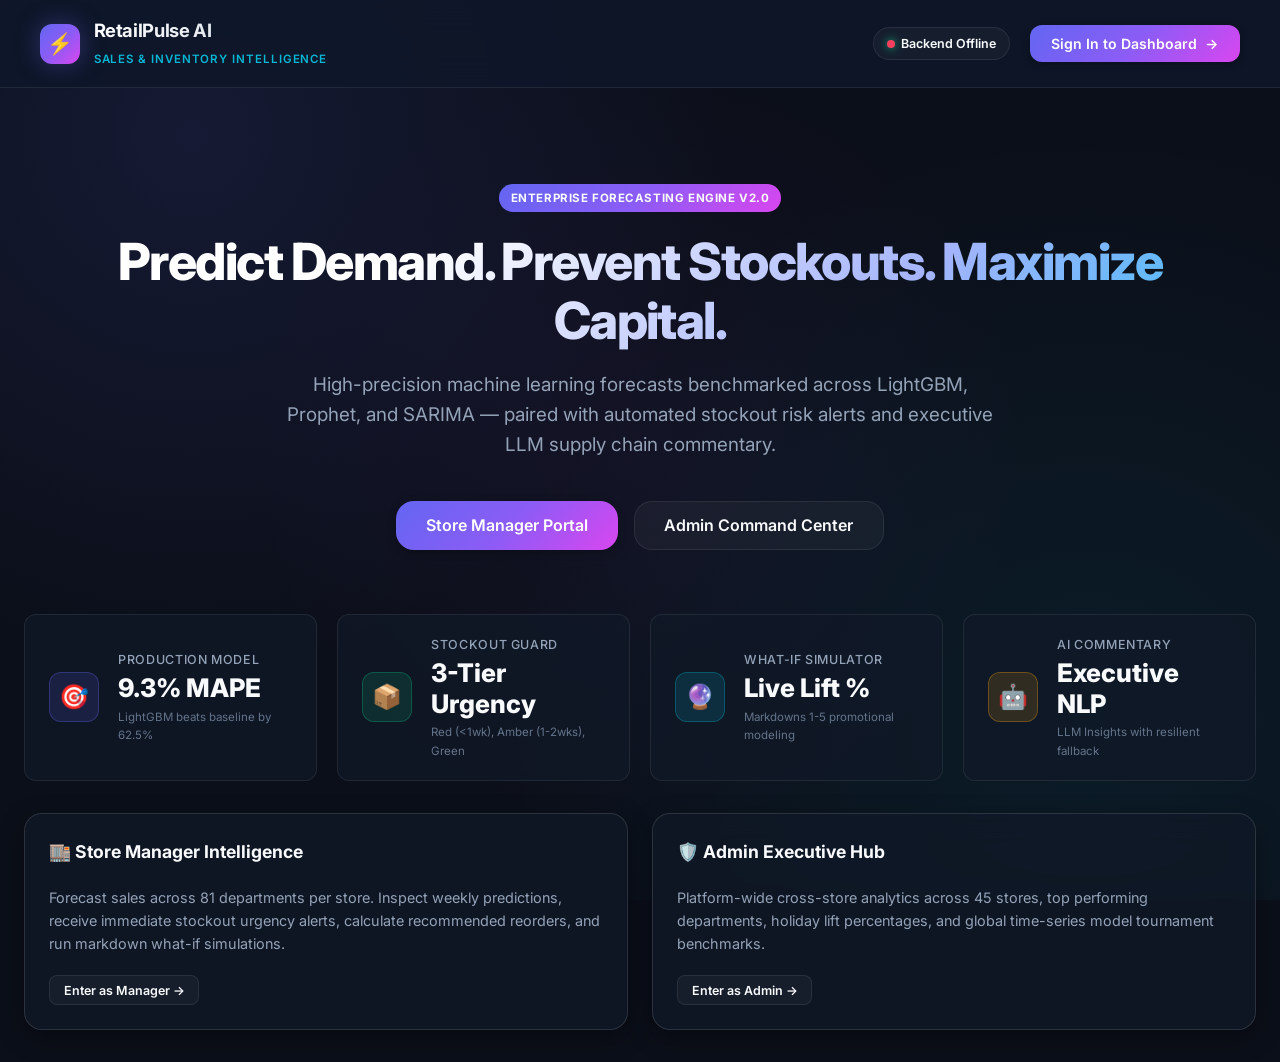
<file: frontend/index.html>
<!DOCTYPE html>
<html lang="en">
<head>
  <meta charset="UTF-8">
  <meta name="viewport" content="width=device-width, initial-scale=1.0">
  <title>Retail Pulse | AI Sales Forecasting & Inventory Intelligence</title>
  <link rel="stylesheet" href="style.css">
  <link rel="icon" href="data:image/svg+xml,<svg xmlns=%22http://www.w3.org/2000/svg%22 viewBox=%220%22><text y=%2226%22 font-size=%2226%22>📈</text></svg>">
</head>
<body>

  <!-- Navigation Bar -->
  <header class="navbar">
    <a href="index.html" class="nav-brand">
      <div class="brand-icon">⚡</div>
      <div class="brand-text">
        <h1>RetailPulse AI</h1>
        <span>Sales & Inventory Intelligence</span>
      </div>
    </a>
    <div class="nav-actions">
      <div class="nav-badge" id="apiStatusBadge">
        <span class="status-dot"></span>
        <span id="apiStatusText">API Connected (Localhost:8000)</span>
      </div>
      <button class="btn btn-primary" id="openLoginBtn" onclick="openLoginModal()">
        <span>Sign In to Dashboard</span> →
      </button>
    </div>
  </header>

  <main class="container">
    <!-- Hero Section -->
    <section class="hero-section">
      <div class="ai-badge" style="margin-bottom: 1.25rem;">Enterprise Forecasting Engine v2.0</div>
      <h1 class="hero-title">Predict Demand. Prevent Stockouts. Maximize Capital.</h1>
      <p class="hero-subtitle">
        High-precision machine learning forecasts benchmarked across LightGBM, Prophet, and SARIMA — paired with automated stockout risk alerts and executive LLM supply chain commentary.
      </p>
      <div style="display: flex; gap: 1rem; justify-content: center;">
        <button class="btn btn-primary btn-lg" onclick="openLoginModal('manager')">Store Manager Portal</button>
        <button class="btn btn-secondary btn-lg" onclick="openLoginModal('admin')">Admin Command Center</button>
      </div>
    </section>

    <!-- Platform Highlights Grid -->
    <section class="kpi-grid" style="margin-top: 1rem;">
      <div class="kpi-card">
        <div class="kpi-icon indigo">🎯</div>
        <div class="kpi-content">
          <div class="kpi-label">Production Model</div>
          <div class="kpi-value">9.3% MAPE</div>
          <div class="kpi-subtext">LightGBM beats baseline by 62.5%</div>
        </div>
      </div>
      <div class="kpi-card">
        <div class="kpi-icon emerald">📦</div>
        <div class="kpi-content">
          <div class="kpi-label">Stockout Guard</div>
          <div class="kpi-value">3-Tier Urgency</div>
          <div class="kpi-subtext">Red (&lt;1wk), Amber (1-2wks), Green</div>
        </div>
      </div>
      <div class="kpi-card">
        <div class="kpi-icon cyan">🔮</div>
        <div class="kpi-content">
          <div class="kpi-label">What-If Simulator</div>
          <div class="kpi-value">Live Lift %</div>
          <div class="kpi-subtext">Markdowns 1-5 promotional modeling</div>
        </div>
      </div>
      <div class="kpi-card">
        <div class="kpi-icon amber">🤖</div>
        <div class="kpi-content">
          <div class="kpi-label">AI Commentary</div>
          <div class="kpi-value">Executive NLP</div>
          <div class="kpi-subtext">LLM Insights with resilient fallback</div>
        </div>
      </div>
    </section>

    <!-- Architecture & Features Showcase -->
    <div style="display: grid; grid-template-columns: repeat(auto-fit, minmax(320px, 1fr)); gap: 1.5rem; margin-top: 1.5rem;">
      <div class="card">
        <div class="card-header">
          <div class="card-title">🏬 Store Manager Intelligence</div>
        </div>
        <p style="color: var(--text-secondary); font-size: 0.9rem; margin-bottom: 1.25rem;">
          Forecast sales across 81 departments per store. Inspect weekly predictions, receive immediate stockout urgency alerts, calculate recommended reorders, and run markdown what-if simulations.
        </p>
        <button class="btn btn-secondary btn-sm" onclick="openLoginModal('manager')">Enter as Manager →</button>
      </div>

      <div class="card">
        <div class="card-header">
          <div class="card-title">🛡️ Admin Executive Hub</div>
        </div>
        <p style="color: var(--text-secondary); font-size: 0.9rem; margin-bottom: 1.25rem;">
          Platform-wide cross-store analytics across 45 stores, top performing departments, holiday lift percentages, and global time-series model tournament benchmarks.
        </p>
        <button class="btn btn-secondary btn-sm" onclick="openLoginModal('admin')">Enter as Admin →</button>
      </div>
    </div>
  </main>

  <!-- Login Modal -->
  <div class="modal-backdrop" id="loginModal">
    <div class="modal-box">
      <div style="display: flex; justify-content: space-between; align-items: center; margin-bottom: 1.25rem;">
        <h3 style="font-size: 1.2rem; font-weight: 700; color: #fff;">Sign In to RetailPulse</h3>
        <button onclick="closeLoginModal()" style="background: none; border: none; color: var(--text-muted); font-size: 1.4rem; cursor: pointer;">&times;</button>
      </div>

      <div class="modal-tabs">
        <button class="modal-tab-btn active" id="tabManager" onclick="selectRoleTab('manager')">Store Manager</button>
        <button class="modal-tab-btn" id="tabAdmin" onclick="selectRoleTab('admin')">System Admin</button>
      </div>

      <form id="loginForm" onsubmit="handleLogin(event)">
        <div class="form-group" style="margin-bottom: 1rem;">
          <label class="form-label">Username</label>
          <input type="text" id="usernameInput" class="form-control" placeholder="Enter username" required value="manager1">
        </div>
        <div class="form-group" style="margin-bottom: 1.25rem;">
          <label class="form-label">Password</label>
          <input type="password" id="passwordInput" class="form-control" placeholder="Enter password" required value="manager123">
        </div>

        <button type="submit" class="btn btn-primary" id="loginSubmitBtn" style="width: 100%; padding: 0.75rem;">
          Sign In
        </button>
      </form>

      <div style="margin-top: 1.25rem; border-top: 1px solid var(--border-subtle); padding-top: 1rem;">
        <span style="font-size: 0.75rem; color: var(--text-secondary); text-transform: uppercase; font-weight: 600;">⚡ 1-Click Demo Logins:</span>
        <div class="quick-fill-group">
          <button type="button" class="quick-fill-btn" onclick="fillCredentials('manager1', 'manager123', 'manager')">Manager (Store 4)</button>
          <button type="button" class="quick-fill-btn" onclick="fillCredentials('admin', 'admin123', 'admin')">Admin (Root)</button>
        </div>
      </div>
    </div>
  </div>

  <!-- Toast Notifications Container -->
  <div class="toast-container" id="toastContainer"></div>

  <script>
    const API_BASE = 'https://retail-forecast-api-ka0z.onrender.com';
    let currentTabRole = 'manager';

    function showToast(message, type = 'info') {
      const container = document.getElementById('toastContainer');
      const toast = document.createElement('div');
      toast.className = `toast ${type}`;
      toast.innerHTML = `<span>${type === 'error' ? '⚠️' : type === 'success' ? '✅' : 'ℹ️'}</span> <div>${message}</div>`;
      container.appendChild(toast);
      setTimeout(() => {
        toast.style.opacity = '0';
        setTimeout(() => toast.remove(), 300);
      }, 3500);
    }

    function openLoginModal(role = 'manager') {
      selectRoleTab(role);
      document.getElementById('loginModal').classList.add('active');
    }

    function closeLoginModal() {
      document.getElementById('loginModal').classList.remove('active');
    }

    function selectRoleTab(role) {
      currentTabRole = role;
      document.getElementById('tabManager').classList.toggle('active', role === 'manager');
      document.getElementById('tabAdmin').classList.toggle('active', role === 'admin');
      if (role === 'admin') {
        document.getElementById('usernameInput').value = 'admin';
        document.getElementById('passwordInput').value = 'admin123';
      } else {
        document.getElementById('usernameInput').value = 'manager1';
        document.getElementById('passwordInput').value = 'manager123';
      }
    }

    function fillCredentials(user, pass, role) {
      document.getElementById('usernameInput').value = user;
      document.getElementById('passwordInput').value = pass;
      selectRoleTab(role);
    }

    async function handleLogin(e) {
      e.preventDefault();
      const submitBtn = document.getElementById('loginSubmitBtn');
      submitBtn.disabled = true;
      submitBtn.innerText = 'Authenticating...';

      const username = document.getElementById('usernameInput').value.trim();
      const password = document.getElementById('passwordInput').value.trim();

      try {
        const response = await fetch(`${API_BASE}/auth/login`, {
          method: 'POST',
          headers: { 'Content-Type': 'application/json' },
          body: JSON.stringify({ username, password })
        });

        const data = await response.json();
        if (!response.ok || data.error) {
          throw new Error(data.message || (data.detail && data.detail.message) || 'Invalid credentials');
        }

        // Store tokens, role, and assigned store
        localStorage.setItem('access_token', data.access_token);
        localStorage.setItem('user_role', data.role);
        localStorage.setItem('username', username);
        localStorage.setItem('assigned_store', data.assigned_store || '');

        showToast(`Welcome back, ${username}! Redirecting...`, 'success');
        setTimeout(() => {
          if (data.role === 'admin') {
            window.location.href = 'admin.html';
          } else {
            window.location.href = 'manager.html';
          }
        }, 800);

      } catch (err) {
        showToast(err.message, 'error');
      } finally {
        submitBtn.disabled = false;
        submitBtn.innerText = 'Sign In';
      }
    }

    // Health check on load
    async function checkHealth() {
      try {
        const res = await fetch(`${API_BASE}/`);
        if (res.ok) {
          document.getElementById('apiStatusBadge').style.borderColor = 'rgba(16, 185, 129, 0.4)';
          document.getElementById('apiStatusText').innerText = 'API Online (Localhost:8000)';
        }
      } catch (e) {
        document.getElementById('apiStatusText').innerText = 'Backend Offline';
        document.getElementById('apiStatusBadge').querySelector('.status-dot').style.backgroundColor = 'var(--accent-rose)';
      }
    }

    // Check existing session
    window.addEventListener('DOMContentLoaded', () => {
      checkHealth();
      const token = localStorage.getItem('access_token');
      const role = localStorage.getItem('user_role');
      if (token && role) {
        document.getElementById('openLoginBtn').innerHTML = `<span>Go to Dashboard (${role})</span> →`;
        document.getElementById('openLoginBtn').onclick = () => {
          window.location.href = role === 'admin' ? 'admin.html' : 'manager.html';
        };
      }
    });
  </script>
</body>
</html>
</file>
<file: frontend/style.css>
/* ==========================================================================
   Retail Sales Forecasting & Inventory Intelligence Platform Design System
   Modern Glassmorphic Dark-Mode UI Theme with Vibrant Accent Highlights
   ========================================================================== */

@import url('https://fonts.googleapis.com/css2?family=Inter:wght@300;400;500;600;700;800&family=JetBrains+Mono:wght@400;500;600&display=swap');

:root {
  --bg-primary: #0b0f19;
  --bg-secondary: #111827;
  --bg-card: rgba(17, 24, 39, 0.75);
  --bg-card-hover: rgba(31, 41, 55, 0.85);
  --bg-glass: rgba(255, 255, 255, 0.04);
  --bg-glass-heavy: rgba(15, 23, 42, 0.85);

  --border-subtle: rgba(255, 255, 255, 0.08);
  --border-focus: rgba(99, 102, 241, 0.6);
  --border-card: rgba(255, 255, 255, 0.12);

  --text-primary: #f8fafc;
  --text-secondary: #94a3b8;
  --text-muted: #64748b;

  --accent-primary: #6366f1;
  --accent-primary-hover: #4f46e5;
  --accent-cyan: #06b6d4;
  --accent-emerald: #10b981;
  --accent-amber: #f59e0b;
  --accent-rose: #f43f5e;
  --accent-purple: #a855f7;

  --gradient-primary: linear-gradient(135deg, #6366f1 0%, #8b5cf6 50%, #d946ef 100%);
  --gradient-cyan: linear-gradient(135deg, #06b6d4 0%, #3b82f6 100%);
  --gradient-emerald: linear-gradient(135deg, #10b981 0%, #059669 100%);
  --gradient-amber: linear-gradient(135deg, #f59e0b 0%, #d97706 100%);
  --gradient-rose: linear-gradient(135deg, #f43f5e 0%, #e11d48 100%);
  --gradient-dark: linear-gradient(180deg, rgba(15, 23, 42, 0.6) 0%, rgba(11, 15, 25, 0.9) 100%);

  --shadow-sm: 0 2px 8px rgba(0, 0, 0, 0.25);
  --shadow-md: 0 8px 24px rgba(0, 0, 0, 0.35);
  --shadow-lg: 0 16px 40px rgba(0, 0, 0, 0.45);
  --shadow-glow-indigo: 0 0 25px rgba(99, 102, 241, 0.35);
  --shadow-glow-cyan: 0 0 25px rgba(6, 182, 212, 0.35);
  --shadow-glow-emerald: 0 0 25px rgba(16, 185, 129, 0.35);
  --shadow-glow-rose: 0 0 25px rgba(244, 63, 94, 0.35);

  --radius-sm: 8px;
  --radius-md: 12px;
  --radius-lg: 18px;
  --radius-xl: 24px;
  --radius-pill: 9999px;

  --transition: all 0.25s cubic-bezier(0.4, 0, 0.2, 1);
  --transition-bounce: all 0.4s cubic-bezier(0.175, 0.885, 0.32, 1.275);
}

* {
  margin: 0;
  padding: 0;
  box-sizing: border-box;
  font-family: 'Inter', -apple-system, BlinkMacSystemFont, 'Segoe UI', Roboto, sans-serif;
}

body {
  background-color: var(--bg-primary);
  background-image: 
    radial-gradient(circle at 15% 15%, rgba(99, 102, 241, 0.12) 0%, transparent 40%),
    radial-gradient(circle at 85% 80%, rgba(6, 182, 212, 0.08) 0%, transparent 45%),
    radial-gradient(circle at 50% 50%, rgba(168, 85, 247, 0.05) 0%, transparent 50%);
  background-attachment: fixed;
  color: var(--text-primary);
  min-height: 100vh;
  line-height: 1.6;
  overflow-x: hidden;
}

code, pre, .font-mono {
  font-family: 'JetBrains Mono', monospace;
}

/* ==========================================================================
   Navigation Bar
   ========================================================================== */
.navbar {
  display: flex;
  justify-content: space-between;
  align-items: center;
  padding: 1rem 2.5rem;
  background: var(--bg-glass-heavy);
  backdrop-filter: blur(16px);
  -webkit-backdrop-filter: blur(16px);
  border-bottom: 1px solid var(--border-subtle);
  position: sticky;
  top: 0;
  z-index: 100;
  transition: var(--transition);
}

.nav-brand {
  display: flex;
  align-items: center;
  gap: 0.85rem;
  text-decoration: none;
  color: var(--text-primary);
}

.brand-icon {
  width: 40px;
  height: 40px;
  background: var(--gradient-primary);
  border-radius: var(--radius-md);
  display: flex;
  align-items: center;
  justify-content: center;
  font-size: 1.3rem;
  box-shadow: var(--shadow-glow-indigo);
}

.brand-text h1 {
  font-size: 1.15rem;
  font-weight: 700;
  letter-spacing: -0.02em;
  background: linear-gradient(135deg, #ffffff 0%, #cbd5e1 100%);
  -webkit-background-clip: text;
  -webkit-text-fill-color: transparent;
}

.brand-text span {
  font-size: 0.72rem;
  color: var(--accent-cyan);
  font-weight: 600;
  text-transform: uppercase;
  letter-spacing: 0.08em;
}

.nav-actions {
  display: flex;
  align-items: center;
  gap: 1.25rem;
}

.nav-badge {
  display: inline-flex;
  align-items: center;
  gap: 0.4rem;
  padding: 0.35rem 0.8rem;
  border-radius: var(--radius-pill);
  font-size: 0.78rem;
  font-weight: 600;
  background: var(--bg-glass);
  border: 1px solid var(--border-subtle);
}

.status-dot {
  width: 8px;
  height: 8px;
  border-radius: 50%;
  background-color: var(--accent-emerald);
  box-shadow: 0 0 8px var(--accent-emerald);
  animation: pulse-dot 2s infinite;
}

@keyframes pulse-dot {
  0% { opacity: 1; transform: scale(1); }
  50% { opacity: 0.4; transform: scale(0.85); }
  100% { opacity: 1; transform: scale(1); }
}

/* ==========================================================================
   Buttons & Interactive Elements
   ========================================================================== */
.btn {
  display: inline-flex;
  align-items: center;
  justify-content: center;
  gap: 0.5rem;
  padding: 0.65rem 1.35rem;
  font-size: 0.88rem;
  font-weight: 600;
  border-radius: var(--radius-md);
  border: none;
  cursor: pointer;
  transition: var(--transition);
  text-decoration: none;
  outline: none;
}

.btn-primary {
  background: var(--gradient-primary);
  color: #ffffff;
  box-shadow: var(--shadow-sm);
}

.btn-primary:hover {
  box-shadow: var(--shadow-glow-indigo);
  transform: translateY(-2px);
}

.btn-cyan {
  background: var(--gradient-cyan);
  color: #ffffff;
  box-shadow: var(--shadow-sm);
}

.btn-cyan:hover {
  box-shadow: var(--shadow-glow-cyan);
  transform: translateY(-2px);
}

.btn-secondary {
  background: var(--bg-glass);
  color: var(--text-primary);
  border: 1px solid var(--border-subtle);
}

.btn-secondary:hover {
  background: rgba(255, 255, 255, 0.08);
  border-color: var(--border-card);
  transform: translateY(-2px);
}

.btn-danger {
  background: var(--gradient-rose);
  color: #ffffff;
}

.btn-danger:hover {
  box-shadow: var(--shadow-glow-rose);
  transform: translateY(-2px);
}

.btn-sm {
  padding: 0.4rem 0.85rem;
  font-size: 0.78rem;
  border-radius: var(--radius-sm);
}

.btn-lg {
  padding: 0.85rem 1.85rem;
  font-size: 1rem;
  border-radius: var(--radius-lg);
}

/* ==========================================================================
   Layout & Container
   ========================================================================== */
.container {
  max-width: 1360px;
  margin: 0 auto;
  padding: 2rem 1.5rem;
}

.hero-section {
  text-align: center;
  padding: 4rem 1rem 3rem;
  position: relative;
}

.hero-title {
  font-size: 3.2rem;
  font-weight: 800;
  line-height: 1.15;
  letter-spacing: -0.03em;
  margin-bottom: 1.25rem;
  background: linear-gradient(135deg, #ffffff 30%, #a5b4fc 70%, #38bdf8 100%);
  -webkit-background-clip: text;
  -webkit-text-fill-color: transparent;
}

.hero-subtitle {
  font-size: 1.18rem;
  color: var(--text-secondary);
  max-width: 720px;
  margin: 0 auto 2.5rem;
}

/* ==========================================================================
   Cards & Glassmorphism Panels
   ========================================================================== */
.card {
  background: var(--bg-card);
  backdrop-filter: blur(14px);
  -webkit-backdrop-filter: blur(14px);
  border: 1px solid var(--border-card);
  border-radius: var(--radius-lg);
  padding: 1.5rem;
  box-shadow: var(--shadow-md);
  transition: var(--transition);
  position: relative;
  overflow: hidden;
}

.card:hover {
  border-color: rgba(99, 102, 241, 0.4);
  box-shadow: var(--shadow-lg);
}

.card-header {
  display: flex;
  justify-content: space-between;
  align-items: center;
  margin-bottom: 1.25rem;
}

.card-title {
  font-size: 1.1rem;
  font-weight: 700;
  display: flex;
  align-items: center;
  gap: 0.6rem;
  color: var(--text-primary);
}

.card-subtitle {
  font-size: 0.8rem;
  color: var(--text-secondary);
  margin-top: 0.2rem;
}

/* ==========================================================================
   KPI Grid & Metric Cards
   ========================================================================== */
.kpi-grid {
  display: grid;
  grid-template-columns: repeat(auto-fit, minmax(240px, 1fr));
  gap: 1.25rem;
  margin-bottom: 2rem;
}

.kpi-card {
  background: var(--bg-card);
  border: 1px solid var(--border-subtle);
  border-radius: var(--radius-md);
  padding: 1.25rem 1.5rem;
  display: flex;
  align-items: center;
  gap: 1.2rem;
  transition: var(--transition);
}

.kpi-card:hover {
  transform: translateY(-3px);
  border-color: var(--border-focus);
}

.kpi-icon {
  width: 50px;
  height: 50px;
  border-radius: var(--radius-md);
  display: flex;
  align-items: center;
  justify-content: center;
  font-size: 1.5rem;
  flex-shrink: 0;
}

.kpi-icon.indigo { background: rgba(99, 102, 241, 0.15); color: #818cf8; border: 1px solid rgba(99, 102, 241, 0.3); }
.kpi-icon.cyan { background: rgba(6, 182, 212, 0.15); color: #38bdf8; border: 1px solid rgba(6, 182, 212, 0.3); }
.kpi-icon.emerald { background: rgba(16, 185, 129, 0.15); color: #34d399; border: 1px solid rgba(16, 185, 129, 0.3); }
.kpi-icon.amber { background: rgba(245, 158, 11, 0.15); color: #fbbf24; border: 1px solid rgba(245, 158, 11, 0.3); }
.kpi-icon.rose { background: rgba(244, 63, 94, 0.15); color: #fb7185; border: 1px solid rgba(244, 63, 94, 0.3); }

.kpi-content {
  flex-grow: 1;
}

.kpi-label {
  font-size: 0.78rem;
  color: var(--text-secondary);
  font-weight: 500;
  text-transform: uppercase;
  letter-spacing: 0.05em;
}

.kpi-value {
  font-size: 1.6rem;
  font-weight: 800;
  color: var(--text-primary);
  line-height: 1.2;
  margin-top: 0.2rem;
}

.kpi-subtext {
  font-size: 0.72rem;
  color: var(--text-muted);
  margin-top: 0.25rem;
}

/* ==========================================================================
   Executive Commentary Card
   ========================================================================== */
.commentary-card {
  background: linear-gradient(135deg, rgba(30, 27, 75, 0.8) 0%, rgba(15, 23, 42, 0.9) 100%);
  border: 1px solid rgba(99, 102, 241, 0.4);
  border-radius: var(--radius-lg);
  padding: 1.75rem;
  margin-bottom: 2rem;
  box-shadow: var(--shadow-glow-indigo);
  position: relative;
}

.commentary-header {
  display: flex;
  justify-content: space-between;
  align-items: center;
  margin-bottom: 1rem;
}

.ai-badge {
  display: inline-flex;
  align-items: center;
  gap: 0.4rem;
  padding: 0.3rem 0.75rem;
  background: var(--gradient-primary);
  border-radius: var(--radius-pill);
  font-size: 0.72rem;
  font-weight: 700;
  text-transform: uppercase;
  letter-spacing: 0.05em;
}

.commentary-body {
  font-size: 1.05rem;
  line-height: 1.7;
  color: #e2e8f0;
  font-weight: 400;
}

/* ==========================================================================
   Form Controls, Inputs, & Filters
   ========================================================================== */
.filter-bar {
  display: grid;
  grid-template-columns: repeat(auto-fit, minmax(180px, 1fr));
  gap: 1rem;
  background: var(--bg-glass);
  border: 1px solid var(--border-subtle);
  border-radius: var(--radius-md);
  padding: 1.25rem;
  margin-bottom: 1.5rem;
  align-items: end;
}

.form-group {
  display: flex;
  flex-direction: column;
  gap: 0.4rem;
}

.form-label {
  font-size: 0.8rem;
  font-weight: 600;
  color: var(--text-secondary);
}

.form-control {
  background: rgba(15, 23, 42, 0.8);
  border: 1px solid var(--border-subtle);
  color: var(--text-primary);
  padding: 0.6rem 0.9rem;
  border-radius: var(--radius-sm);
  font-size: 0.88rem;
  outline: none;
  transition: var(--transition);
}

.form-control:focus {
  border-color: var(--accent-primary);
  box-shadow: 0 0 0 2px rgba(99, 102, 241, 0.2);
}

select.form-control {
  cursor: pointer;
}

/* ==========================================================================
   Data Tables & Stockout Urgency Badges
   ========================================================================== */
.table-container {
  overflow-x: auto;
  border-radius: var(--radius-md);
  border: 1px solid var(--border-subtle);
  background: rgba(11, 15, 25, 0.6);
}

.data-table {
  width: 100%;
  border-collapse: collapse;
  text-align: left;
  font-size: 0.88rem;
}

.data-table th {
  background: rgba(17, 24, 39, 0.95);
  color: var(--text-secondary);
  font-weight: 600;
  padding: 0.9rem 1.1rem;
  border-bottom: 1px solid var(--border-subtle);
  text-transform: uppercase;
  font-size: 0.72rem;
  letter-spacing: 0.05em;
}

.data-table td {
  padding: 0.9rem 1.1rem;
  border-bottom: 1px solid rgba(255, 255, 255, 0.04);
  color: var(--text-primary);
  vertical-align: middle;
}

.data-table tr:hover td {
  background: rgba(255, 255, 255, 0.02);
}

.badge {
  display: inline-flex;
  align-items: center;
  gap: 0.35rem;
  padding: 0.25rem 0.65rem;
  border-radius: var(--radius-pill);
  font-size: 0.75rem;
  font-weight: 600;
  text-transform: uppercase;
}

.badge-red {
  background: rgba(244, 63, 94, 0.15);
  color: #fda4af;
  border: 1px solid rgba(244, 63, 94, 0.4);
}

.badge-amber {
  background: rgba(245, 158, 11, 0.15);
  color: #fde68a;
  border: 1px solid rgba(245, 158, 11, 0.4);
}

.badge-green {
  background: rgba(16, 185, 129, 0.15);
  color: #a7f3d0;
  border: 1px solid rgba(16, 185, 129, 0.4);
}

.badge-indigo {
  background: rgba(99, 102, 241, 0.15);
  color: #c7d2fe;
  border: 1px solid rgba(99, 102, 241, 0.4);
}

/* ==========================================================================
   Modals & Auth Dialogs
   ========================================================================== */
.modal-backdrop {
  position: fixed;
  inset: 0;
  background: rgba(5, 8, 15, 0.85);
  backdrop-filter: blur(12px);
  -webkit-backdrop-filter: blur(12px);
  display: flex;
  align-items: center;
  justify-content: center;
  z-index: 1000;
  opacity: 0;
  pointer-events: none;
  transition: var(--transition);
}

.modal-backdrop.active {
  opacity: 1;
  pointer-events: auto;
}

.modal-box {
  background: var(--bg-card);
  border: 1px solid var(--border-card);
  border-radius: var(--radius-xl);
  padding: 2.25rem;
  width: 100%;
  max-width: 450px;
  box-shadow: var(--shadow-lg), var(--shadow-glow-indigo);
  transform: translateY(20px) scale(0.95);
  transition: var(--transition-bounce);
}

.modal-backdrop.active .modal-box {
  transform: translateY(0) scale(1);
}

.modal-tabs {
  display: flex;
  background: rgba(15, 23, 42, 0.8);
  border-radius: var(--radius-md);
  padding: 0.3rem;
  margin-bottom: 1.5rem;
  border: 1px solid var(--border-subtle);
}

.modal-tab-btn {
  flex: 1;
  padding: 0.55rem;
  border: none;
  background: transparent;
  color: var(--text-secondary);
  font-weight: 600;
  font-size: 0.85rem;
  border-radius: var(--radius-sm);
  cursor: pointer;
  transition: var(--transition);
}

.modal-tab-btn.active {
  background: var(--accent-primary);
  color: #ffffff;
  box-shadow: var(--shadow-sm);
}

/* Quick Fill Buttons */
.quick-fill-group {
  display: flex;
  gap: 0.6rem;
  margin-top: 1rem;
}

.quick-fill-btn {
  flex: 1;
  background: var(--bg-glass);
  border: 1px solid var(--border-subtle);
  color: var(--text-secondary);
  padding: 0.45rem;
  border-radius: var(--radius-sm);
  font-size: 0.75rem;
  cursor: pointer;
  transition: var(--transition);
}

.quick-fill-btn:hover {
  background: rgba(255, 255, 255, 0.08);
  color: var(--text-primary);
  border-color: var(--accent-cyan);
}

/* ==========================================================================
   Simulation Slider & Controls (What-If)
   ========================================================================== */
.sim-panel {
  display: grid;
  grid-template-columns: 1fr 1fr;
  gap: 1.75rem;
  align-items: center;
}

@media (max-width: 900px) {
  .sim-panel {
    grid-template-columns: 1fr;
  }
}

.slider-container {
  display: flex;
  flex-direction: column;
  gap: 0.5rem;
}

.range-slider {
  -webkit-appearance: none;
  width: 100%;
  height: 8px;
  border-radius: 4px;
  background: #1e293b;
  outline: none;
}

.range-slider::-webkit-slider-thumb {
  -webkit-appearance: none;
  appearance: none;
  width: 22px;
  height: 22px;
  border-radius: 50%;
  background: var(--accent-cyan);
  cursor: pointer;
  box-shadow: 0 0 10px var(--accent-cyan);
}

.lift-metric-box {
  background: rgba(6, 182, 212, 0.08);
  border: 1px solid rgba(6, 182, 212, 0.3);
  border-radius: var(--radius-lg);
  padding: 1.5rem;
  text-align: center;
}

.lift-val {
  font-size: 2.5rem;
  font-weight: 800;
  color: var(--accent-cyan);
}

/* ==========================================================================
   Toast Notifications
   ========================================================================== */
.toast-container {
  position: fixed;
  bottom: 2rem;
  right: 2rem;
  display: flex;
  flex-direction: column;
  gap: 0.75rem;
  z-index: 2000;
}

.toast {
  background: var(--bg-card-hover);
  border: 1px solid var(--border-card);
  backdrop-filter: blur(16px);
  padding: 1rem 1.4rem;
  border-radius: var(--radius-md);
  box-shadow: var(--shadow-lg);
  color: var(--text-primary);
  font-size: 0.88rem;
  display: flex;
  align-items: center;
  gap: 0.75rem;
  transform: translateX(100%);
  animation: slide-in 0.3s forwards cubic-bezier(0.175, 0.885, 0.32, 1.275);
}

.toast.success { border-color: var(--accent-emerald); }
.toast.error { border-color: var(--accent-rose); }
.toast.info { border-color: var(--accent-cyan); }

@keyframes slide-in {
  to { transform: translateX(0); }
}

/* Charts Wrapper */
.chart-container {
  position: relative;
  height: 340px;
  width: 100%;
}
</file>
